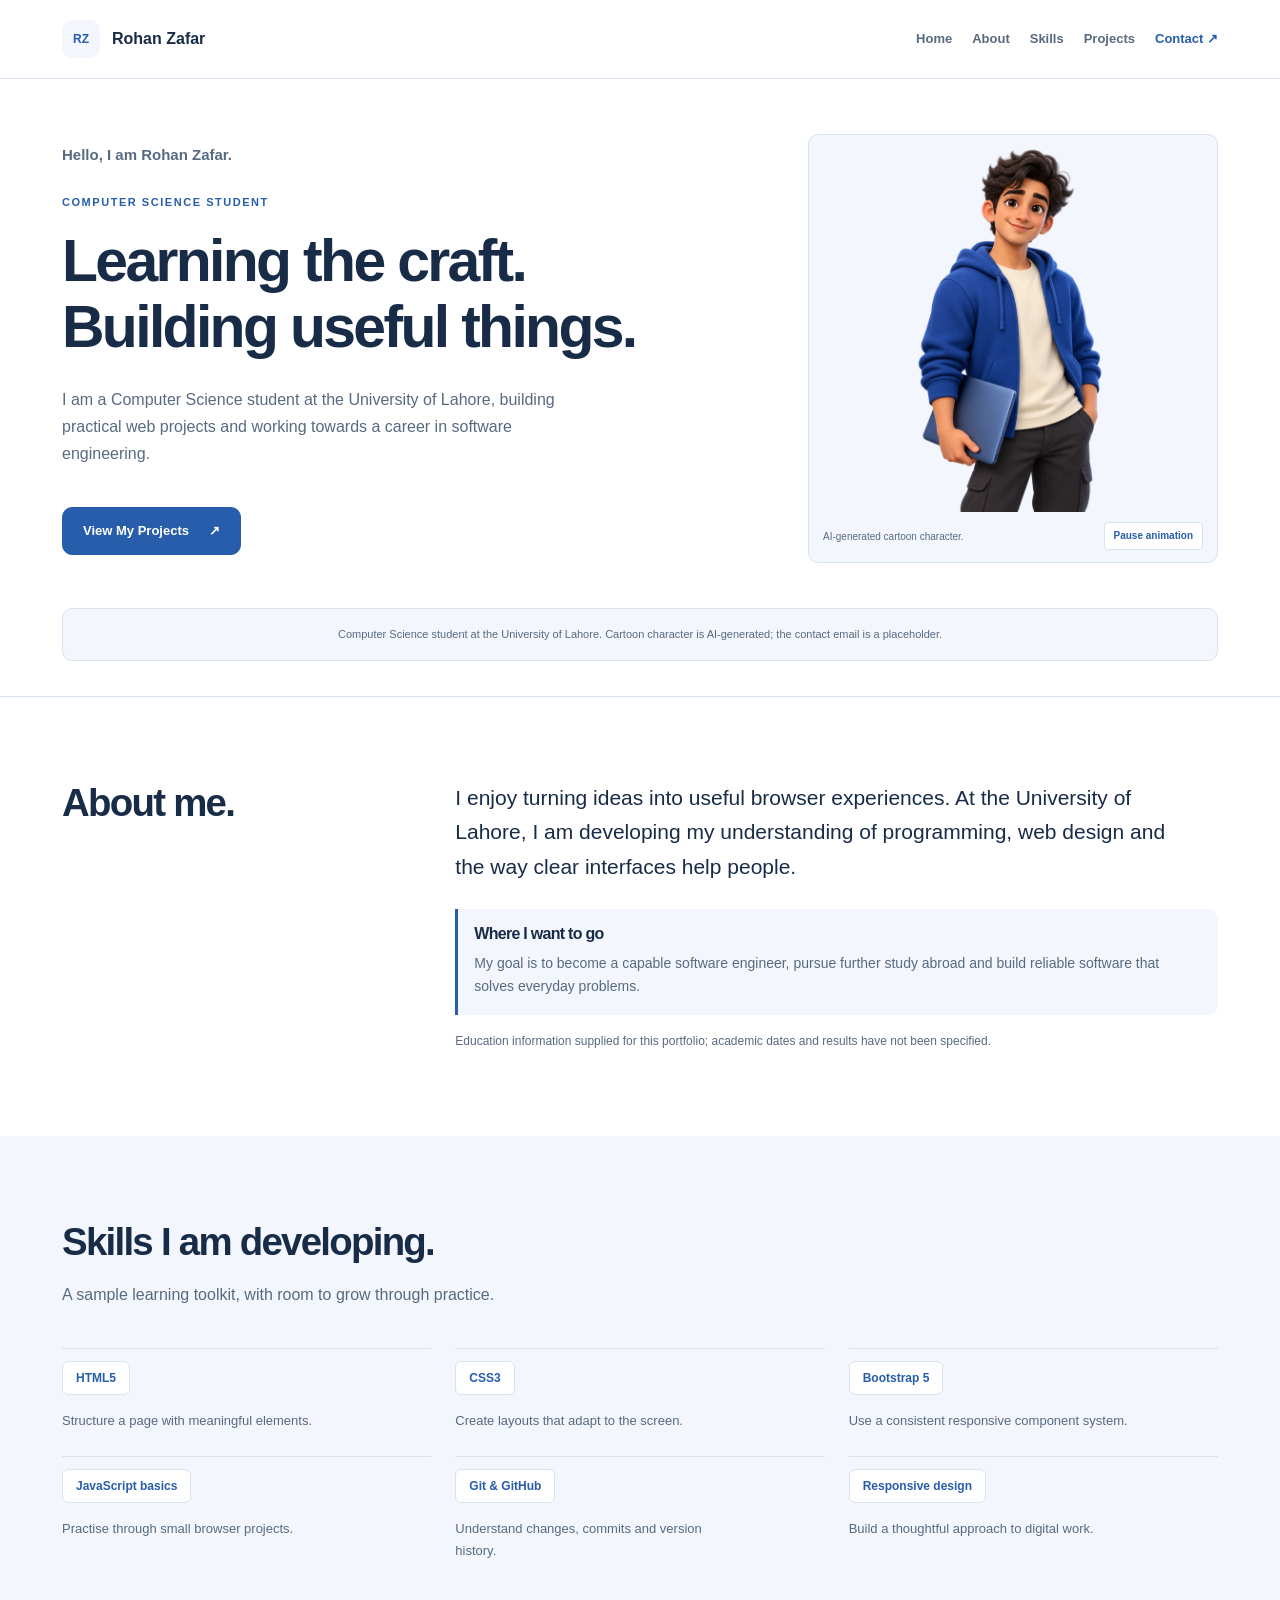
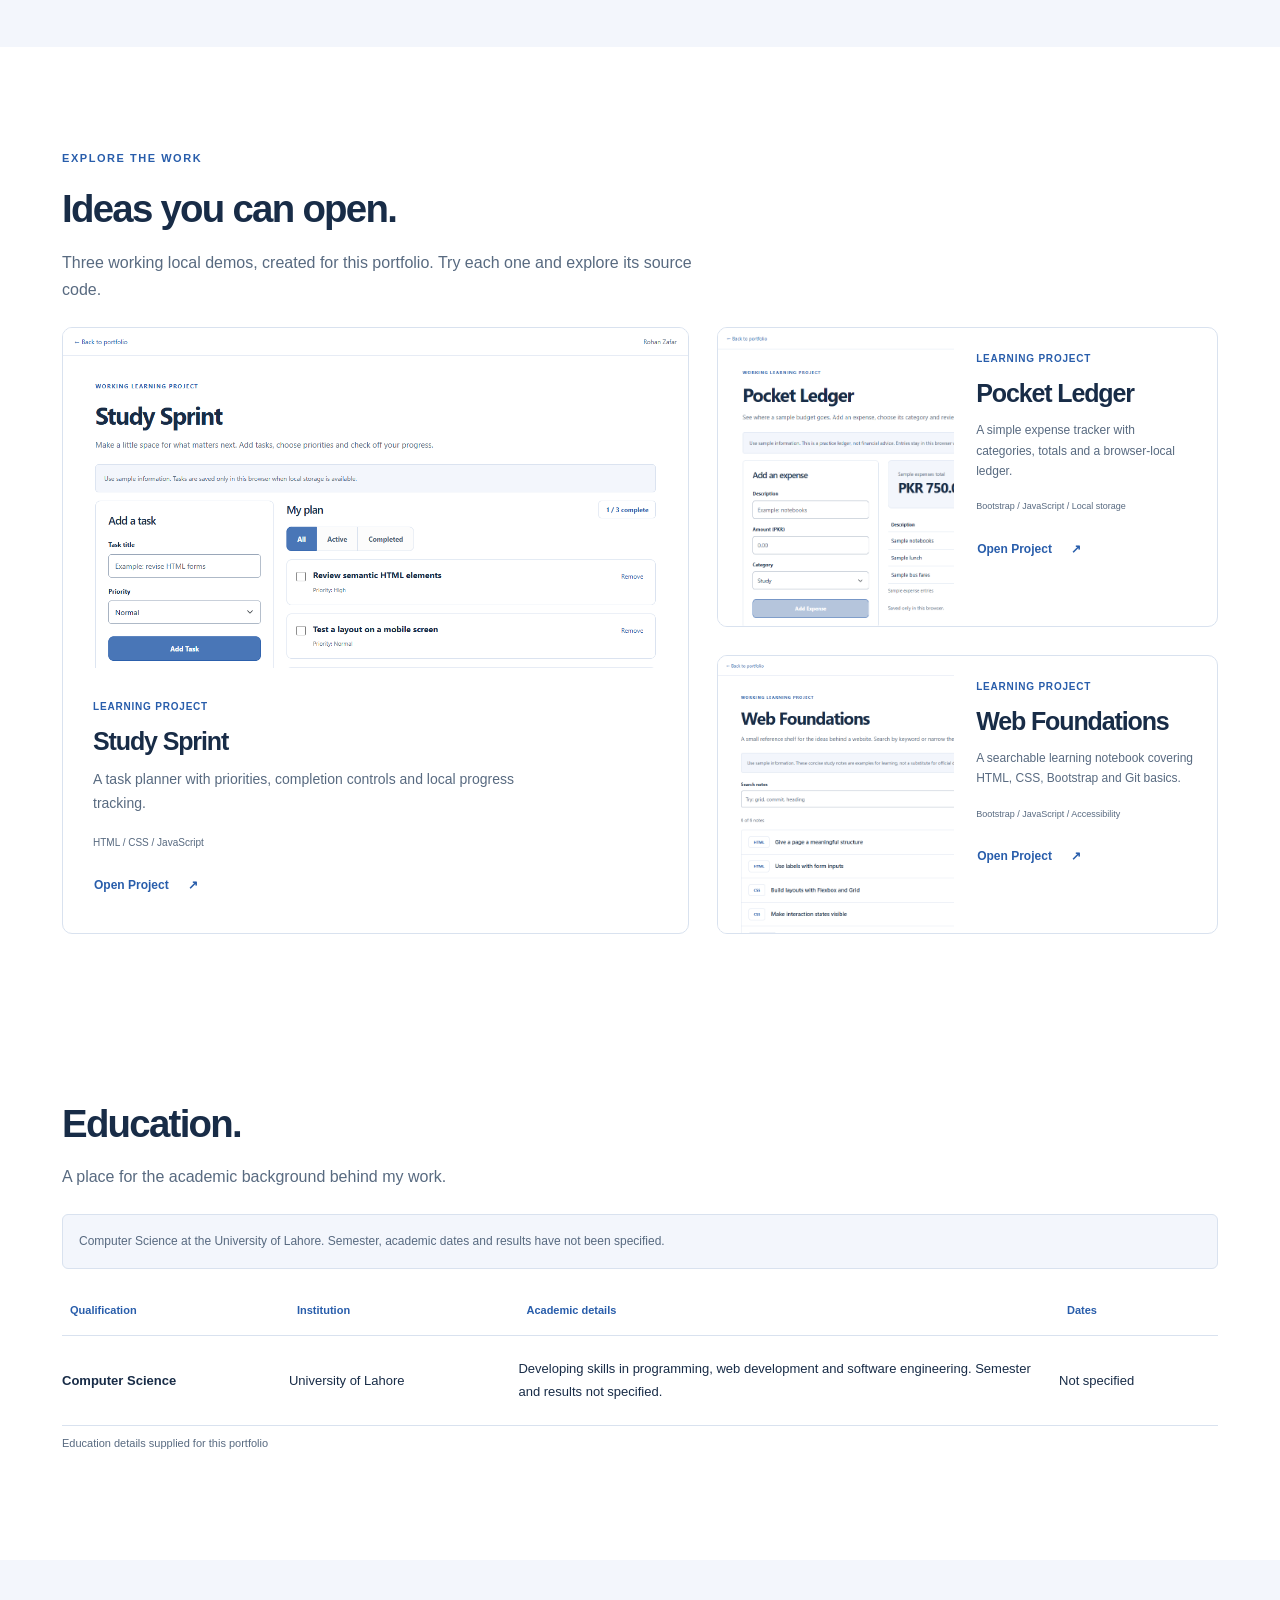
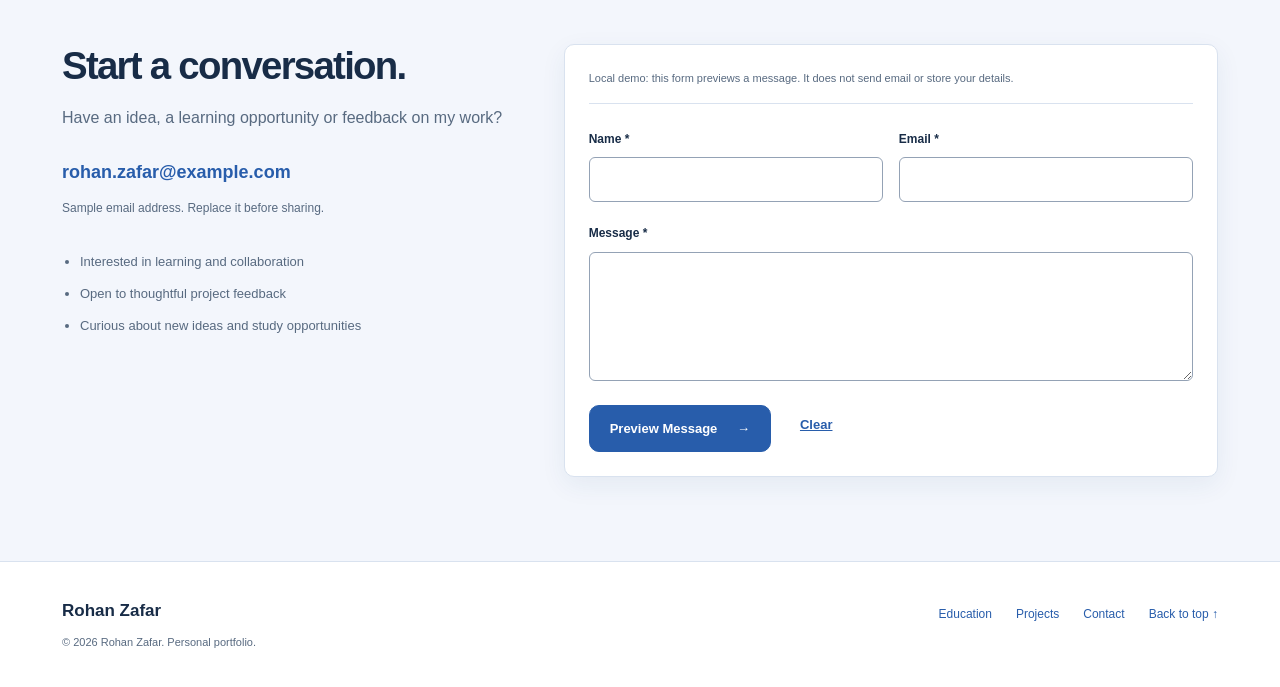
<file: index.html>
<!doctype html>
<html lang="en"><head><meta charset="utf-8"><meta name="viewport" content="width=device-width, initial-scale=1"><meta name="description" content="Rohan Zafar | Personal Portfolio: a local student portfolio and learning project."><title>Rohan Zafar | Personal Portfolio</title>
<link href="https://cdn.jsdelivr.net/npm/bootstrap@5.3.8/dist/css/bootstrap.min.css" rel="stylesheet" integrity="sha384-sRIl4kxILFvY47J16cr9ZwB07vP4J8+LH7qKQnuqkuIAvNWLzeN8tE5YBujZqJLB" crossorigin="anonymous" onerror="this.onerror=null;this.removeAttribute('integrity');this.removeAttribute('crossorigin');this.href='vendor/bootstrap.min.css'">
<link rel="stylesheet" href="style.css"></head><body class="theme-blue"><a class="skip-link" href="#main">Skip to content</a><header class="site-header"><nav class="navbar navbar-expand-lg" aria-label="Main navigation"><div class="container"><a class="navbar-brand" href="#home"><span class="brand-mark">RZ</span>Rohan Zafar</a><button class="navbar-toggler" type="button" data-bs-toggle="collapse" data-bs-target="#portfolio-nav" aria-controls="portfolio-nav" aria-expanded="false" aria-label="Toggle navigation"><span class="navbar-toggler-icon"></span></button><div class="collapse navbar-collapse" id="portfolio-nav"><ul class="navbar-nav ms-auto align-items-lg-center"><li class="nav-item"><a class="nav-link" href="#home">Home</a></li><li class="nav-item"><a class="nav-link" href="#about">About</a></li><li class="nav-item"><a class="nav-link" href="#skills">Skills</a></li><li class="nav-item"><a class="nav-link" href="#projects">Projects</a></li><li class="nav-item"><a class="nav-link contact-nav" href="#contact">Contact <span aria-hidden="true">↗</span></a></li></ul></div></div></nav></header><main id="main"><section class="hero section container" id="home" aria-label="Home"><div class="row align-items-center gy-5"><div class="col-lg-7 hero-copy"><p class="name-intro">Hello, I am Rohan Zafar.</p><p class="eyebrow">Computer Science student</p><h1>Learning the craft.<br>Building useful things.</h1><p class="hero-intro">I am a Computer Science student at the University of Lahore, building practical web projects and working towards a career in software engineering.</p><a class="btn btn-primary mt-4" href="#projects">View My Projects <span aria-hidden="true">↗</span></a></div><div class="col-lg-5"><figure class="portrait-figure "><img src="images/profile.png" class="img-fluid profile-image" alt="AI-generated cute 3D cartoon character for Rohan Zafar; a fictional animated-film-style student avatar" width="900" height="1050" fetchpriority="high"><figcaption><span>AI-generated cartoon character.</span><button class="mascot-toggle" type="button" aria-pressed="false" aria-label="Pause character animation">Pause animation</button></figcaption></figure></div></div></section><div class="container"><div class="alert sample-banner p-3 text-center" role="note">Computer Science student at the University of Lahore. Cartoon character is AI-generated; the contact email is a placeholder.</div></div><section class="section about-section" id="about"><div class="container"><div class="row gy-4"><div class="col-lg-4"><h2>About me.</h2></div><div class="col-lg-8"><p class="about-lead">I enjoy turning ideas into useful browser experiences. At the University of Lahore, I am developing my understanding of programming, web design and the way clear interfaces help people.</p><div class="goals-note mt-4 p-3"><h3>Where I want to go</h3><p>My goal is to become a capable software engineer, pursue further study abroad and build reliable software that solves everyday problems.</p></div><p class="sample-note mt-3">Education information supplied for this portfolio; academic dates and results have not been specified.</p></div></div></div></section><section class="section skills-section" id="skills"><div class="container"><div class="section-heading"><h2>Skills I am developing.</h2><p>A sample learning toolkit, with room to grow through practice.</p></div><div class="row g-4 mt-3"><div class="col-md-6 col-xl-4"><div class="skill-item"><span class="badge skill-badge">HTML5</span><p>Structure a page with meaningful elements.</p></div></div><div class="col-md-6 col-xl-4"><div class="skill-item"><span class="badge skill-badge">CSS3</span><p>Create layouts that adapt to the screen.</p></div></div><div class="col-md-6 col-xl-4"><div class="skill-item"><span class="badge skill-badge">Bootstrap 5</span><p>Use a consistent responsive component system.</p></div></div><div class="col-md-6 col-xl-4"><div class="skill-item"><span class="badge skill-badge">JavaScript basics</span><p>Practise through small browser projects.</p></div></div><div class="col-md-6 col-xl-4"><div class="skill-item"><span class="badge skill-badge">Git &amp; GitHub</span><p>Understand changes, commits and version history.</p></div></div><div class="col-md-6 col-xl-4"><div class="skill-item"><span class="badge skill-badge">Responsive design</span><p>Build a thoughtful approach to digital work.</p></div></div></div></div></section><section class="section container projects-section" id="projects"><div class="section-heading"><p class="eyebrow">Explore the work</p><h2>Ideas you can open.</h2><p>Three working local demos, created for this portfolio. Try each one and explore its source code.</p></div><div class="projects-layout mt-4"><div class="featured-project"><article class="card project-card planner-card"><a class="project-image-link" href="projects/planner/index.html" aria-label="Open Study Sprint demo"><img src="images/project-planner.png" class="card-img-top" alt="Actual screenshot of the Study Sprint working demo" width="1200" height="750" loading="lazy"></a><div class="card-body"><p class="project-type">Learning project</p><h3 class="card-title">Study Sprint</h3><p class="card-text">A task planner with priorities, completion controls and local progress tracking.</p><p class="project-tech">HTML / CSS / JavaScript</p><a class="btn project-link" href="projects/planner/index.html">Open Project <span aria-hidden="true">↗</span></a></div></article></div><div class="supporting-projects"><article class="card project-card budget-card"><a class="project-image-link" href="projects/budget/index.html" aria-label="Open Pocket Ledger demo"><img src="images/project-budget.png" class="card-img-top" alt="Actual screenshot of the Pocket Ledger working demo" width="1200" height="750" loading="lazy"></a><div class="card-body"><p class="project-type">Learning project</p><h3 class="card-title">Pocket Ledger</h3><p class="card-text">A simple expense tracker with categories, totals and a browser-local ledger.</p><p class="project-tech">Bootstrap / JavaScript / Local storage</p><a class="btn project-link" href="projects/budget/index.html">Open Project <span aria-hidden="true">↗</span></a></div></article><article class="card project-card notes-card"><a class="project-image-link" href="projects/notes/index.html" aria-label="Open Web Foundations demo"><img src="images/project-notes.png" class="card-img-top" alt="Actual screenshot of the Web Foundations working demo" width="1200" height="750" loading="lazy"></a><div class="card-body"><p class="project-type">Learning project</p><h3 class="card-title">Web Foundations</h3><p class="card-text">A searchable learning notebook covering HTML, CSS, Bootstrap and Git basics.</p><p class="project-tech">Bootstrap / JavaScript / Accessibility</p><a class="btn project-link" href="projects/notes/index.html">Open Project <span aria-hidden="true">↗</span></a></div></article></div></div></section><section class="section container education-section" id="education"><div class="section-heading"><h2>Education.</h2><p>A place for the academic background behind my work.</p></div><div class="alert education-alert mt-4" role="note">Computer Science at the University of Lahore. Semester, academic dates and results have not been specified.</div><div class="table-responsive"><table class="table align-middle education-table"><caption>Education details supplied for this portfolio</caption><thead><tr><th scope="col">Qualification</th><th scope="col">Institution</th><th scope="col">Academic details</th><th scope="col">Dates</th></tr></thead><tbody><tr><th scope="row">Computer Science</th><td>University of Lahore</td><td>Developing skills in programming, web development and software engineering. Semester and results not specified.</td><td>Not specified</td></tr></tbody></table></div></section><section class="section contact-section" id="contact"><div class="container"><div class="row g-5"><div class="col-lg-5"><h2>Start a conversation.</h2><p class="mt-3">Have an idea, a learning opportunity or feedback on my work?</p><a class="email-link" href="mailto:rohan.zafar@example.com">rohan.zafar@example.com</a><p class="sample-note">Sample email address. Replace it before sharing.</p><ul class="contact-list"><li>Interested in learning and collaboration</li><li>Open to thoughtful project feedback</li><li>Curious about new ideas and study opportunities</li></ul></div><div class="col-lg-7"><form class="contact-form shadow p-4" aria-describedby="form-note" action="#message-preview" method="get"><p class="form-note" id="form-note">Local demo: this form previews a message. It does not send email or store your details.</p><div class="row g-3"><div class="col-md-6"><label class="form-label" for="contact-name">Name *</label><input class="form-control" id="contact-name" type="text" required minlength="2" maxlength="80" autocomplete="name"></div><div class="col-md-6"><label class="form-label" for="contact-email">Email *</label><input class="form-control" id="contact-email" type="email" required autocomplete="email"></div><div class="col-12"><label class="form-label" for="contact-message">Message *</label><textarea class="form-control" id="contact-message" rows="5" required minlength="10" maxlength="2000"></textarea></div><div class="col-12"><button class="btn btn-primary mt-2" type="submit">Preview Message <span aria-hidden="true">→</span></button><button class="btn btn-link ms-2" type="reset">Clear</button></div></div></form><div class="alert message-preview mt-3" id="message-preview" role="status" hidden><h3>Message preview ready.</h3><p>Your message has not been sent. Review the local preview below.</p><pre id="message-text" class="bg-dark text-light p-3 rounded"></pre></div></div></div></div></section></main><footer class="site-footer"><div class="container d-flex flex-column flex-md-row justify-content-between align-items-start gap-3"><div><a class="footer-name" href="#home">Rohan Zafar</a><p>© 2026 Rohan Zafar. Personal portfolio.</p></div><nav class="footer-links d-flex flex-wrap gap-4" aria-label="Footer navigation"><a href="#education">Education</a><a href="#projects">Projects</a><a href="#contact">Contact</a><a href="#home">Back to top ↑</a></nav></div></footer><script src="https://cdn.jsdelivr.net/npm/bootstrap@5.3.8/dist/js/bootstrap.bundle.min.js" integrity="sha384-FKyoEForCGlyvwx9Hj09JcYn3nv7wiPVlz7YYwJrWVcXK/BmnVDxM+D2scQbITxI" crossorigin="anonymous" onerror="this.onerror=null;var fallback=document.createElement('script');fallback.src='vendor/bootstrap.bundle.min.js';document.head.appendChild(fallback)"></script><script src="script.js"></script></body></html>
</file>
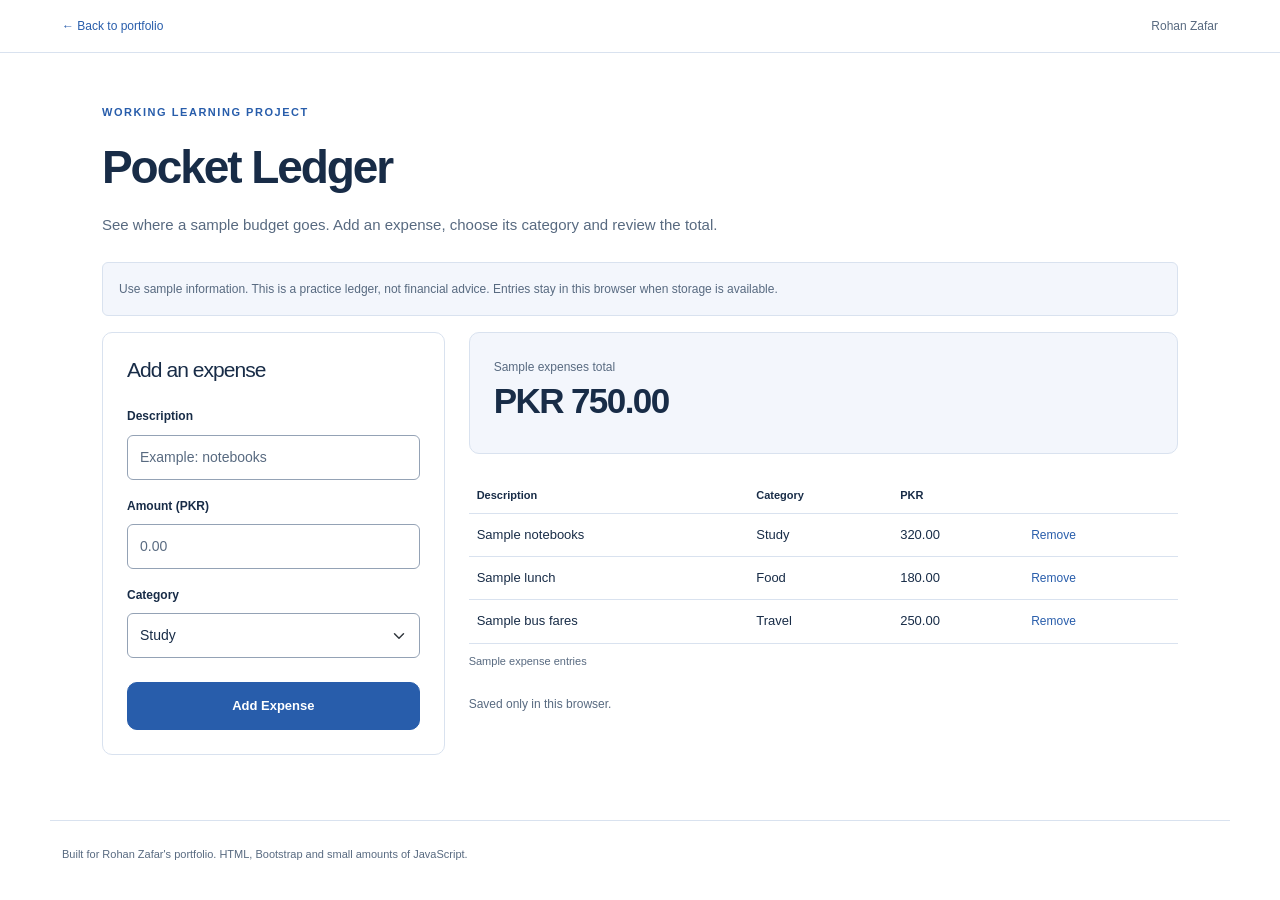
<file: projects/budget/index.html>
<!doctype html>
<html lang="en"><head><meta charset="utf-8"><meta name="viewport" content="width=device-width, initial-scale=1"><meta name="description" content="Pocket Ledger: a local student portfolio and learning project."><title>Pocket Ledger</title>
<link href="https://cdn.jsdelivr.net/npm/bootstrap@5.3.8/dist/css/bootstrap.min.css" rel="stylesheet" integrity="sha384-sRIl4kxILFvY47J16cr9ZwB07vP4J8+LH7qKQnuqkuIAvNWLzeN8tE5YBujZqJLB" crossorigin="anonymous" onerror="this.onerror=null;this.removeAttribute('integrity');this.removeAttribute('crossorigin');this.href='../../vendor/bootstrap.min.css'">
<link rel="stylesheet" href="../../style.css"></head><body class="theme-blue demo-page" data-demo="budget" data-owner="RZ"><header class="demo-header"><div class="container d-flex align-items-center justify-content-between py-3"><a href="../../index.html#projects">← Back to portfolio</a><span>Rohan Zafar</span></div></header><main class="container demo-main"><p class="eyebrow">Working learning project</p><h1>Pocket Ledger</h1><p class="demo-intro">See where a sample budget goes. Add an expense, choose its category and review the total.</p><div class="alert demo-notice mt-4">Use sample information. This is a practice ledger, not financial advice. Entries stay in this browser when storage is available.</div><div class="row g-4"><div class="col-lg-4"><form id="expense-form" class="card p-4"><h2 class="h4">Add an expense</h2><label class="form-label mt-3" for="expense-title">Description</label><input class="form-control" id="expense-title" maxlength="100" required placeholder="Example: notebooks"><label class="form-label mt-3" for="expense-amount">Amount (PKR)</label><input class="form-control" id="expense-amount" type="number" min="0.01" max="1000000" step="0.01" required placeholder="0.00"><label class="form-label mt-3" for="expense-category">Category</label><select class="form-select" id="expense-category"><option>Study</option><option>Food</option><option>Travel</option><option>Other</option></select><button class="btn btn-primary mt-4" type="submit">Add Expense</button></form></div><div class="col-lg-8"><div class="total-panel p-4 mb-4"><p class="mb-1">Sample expenses total</p><h2 id="expense-total" role="status">PKR 0.00</h2></div><div class="table-responsive"><table class="table align-middle"><caption>Sample expense entries</caption><thead><tr><th scope="col">Description</th><th scope="col">Category</th><th scope="col">PKR</th><th scope="col"><span class="visually-hidden">Action</span></th></tr></thead><tbody id="expense-rows"></tbody></table></div><p class="small-note" id="storage-note"></p></div></div></main><footer class="container demo-footer">Built for Rohan Zafar's portfolio. HTML, Bootstrap and small amounts of JavaScript.</footer><script src="https://cdn.jsdelivr.net/npm/bootstrap@5.3.8/dist/js/bootstrap.bundle.min.js" integrity="sha384-FKyoEForCGlyvwx9Hj09JcYn3nv7wiPVlz7YYwJrWVcXK/BmnVDxM+D2scQbITxI" crossorigin="anonymous" onerror="this.onerror=null;var fallback=document.createElement('script');fallback.src='../../vendor/bootstrap.bundle.min.js';document.head.appendChild(fallback)"></script><script src="../../demos.js"></script></body></html>
</file>
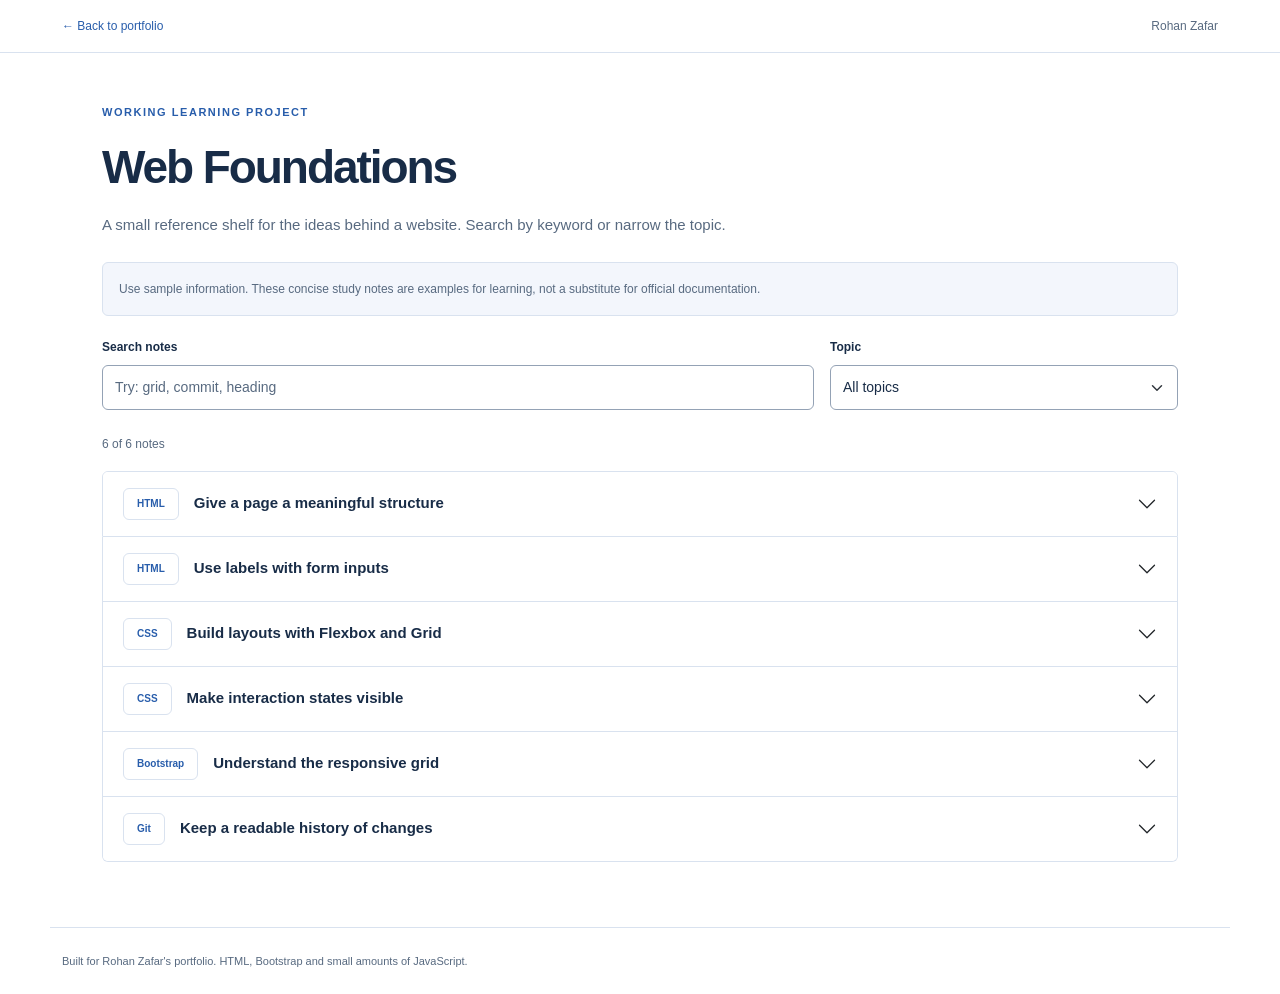
<file: projects/notes/index.html>
<!doctype html>
<html lang="en"><head><meta charset="utf-8"><meta name="viewport" content="width=device-width, initial-scale=1"><meta name="description" content="Web Foundations: a local student portfolio and learning project."><title>Web Foundations</title>
<link href="https://cdn.jsdelivr.net/npm/bootstrap@5.3.8/dist/css/bootstrap.min.css" rel="stylesheet" integrity="sha384-sRIl4kxILFvY47J16cr9ZwB07vP4J8+LH7qKQnuqkuIAvNWLzeN8tE5YBujZqJLB" crossorigin="anonymous" onerror="this.onerror=null;this.removeAttribute('integrity');this.removeAttribute('crossorigin');this.href='../../vendor/bootstrap.min.css'">
<link rel="stylesheet" href="../../style.css"></head><body class="theme-blue demo-page" data-demo="notes" data-owner="RZ"><header class="demo-header"><div class="container d-flex align-items-center justify-content-between py-3"><a href="../../index.html#projects">← Back to portfolio</a><span>Rohan Zafar</span></div></header><main class="container demo-main"><p class="eyebrow">Working learning project</p><h1>Web Foundations</h1><p class="demo-intro">A small reference shelf for the ideas behind a website. Search by keyword or narrow the topic.</p><div class="alert demo-notice mt-4">Use sample information. These concise study notes are examples for learning, not a substitute for official documentation.</div><div class="row g-3 align-items-end mb-4"><div class="col-md-8"><label class="form-label" for="note-search">Search notes</label><input class="form-control" id="note-search" type="search" placeholder="Try: grid, commit, heading"></div><div class="col-md-4"><label class="form-label" for="note-topic">Topic</label><select class="form-select" id="note-topic"><option value="all">All topics</option><option>HTML</option><option>CSS</option><option>Bootstrap</option><option>Git</option></select></div></div><p id="note-count" class="small-note" role="status"></p><div class="accordion" id="note-list"></div><div class="alert demo-notice" id="notes-empty" hidden>No notes match. Try a different keyword or choose All topics.</div></main><footer class="container demo-footer">Built for Rohan Zafar's portfolio. HTML, Bootstrap and small amounts of JavaScript.</footer><script src="https://cdn.jsdelivr.net/npm/bootstrap@5.3.8/dist/js/bootstrap.bundle.min.js" integrity="sha384-FKyoEForCGlyvwx9Hj09JcYn3nv7wiPVlz7YYwJrWVcXK/BmnVDxM+D2scQbITxI" crossorigin="anonymous" onerror="this.onerror=null;var fallback=document.createElement('script');fallback.src='../../vendor/bootstrap.bundle.min.js';document.head.appendChild(fallback)"></script><script src="../../demos.js"></script></body></html>
</file>
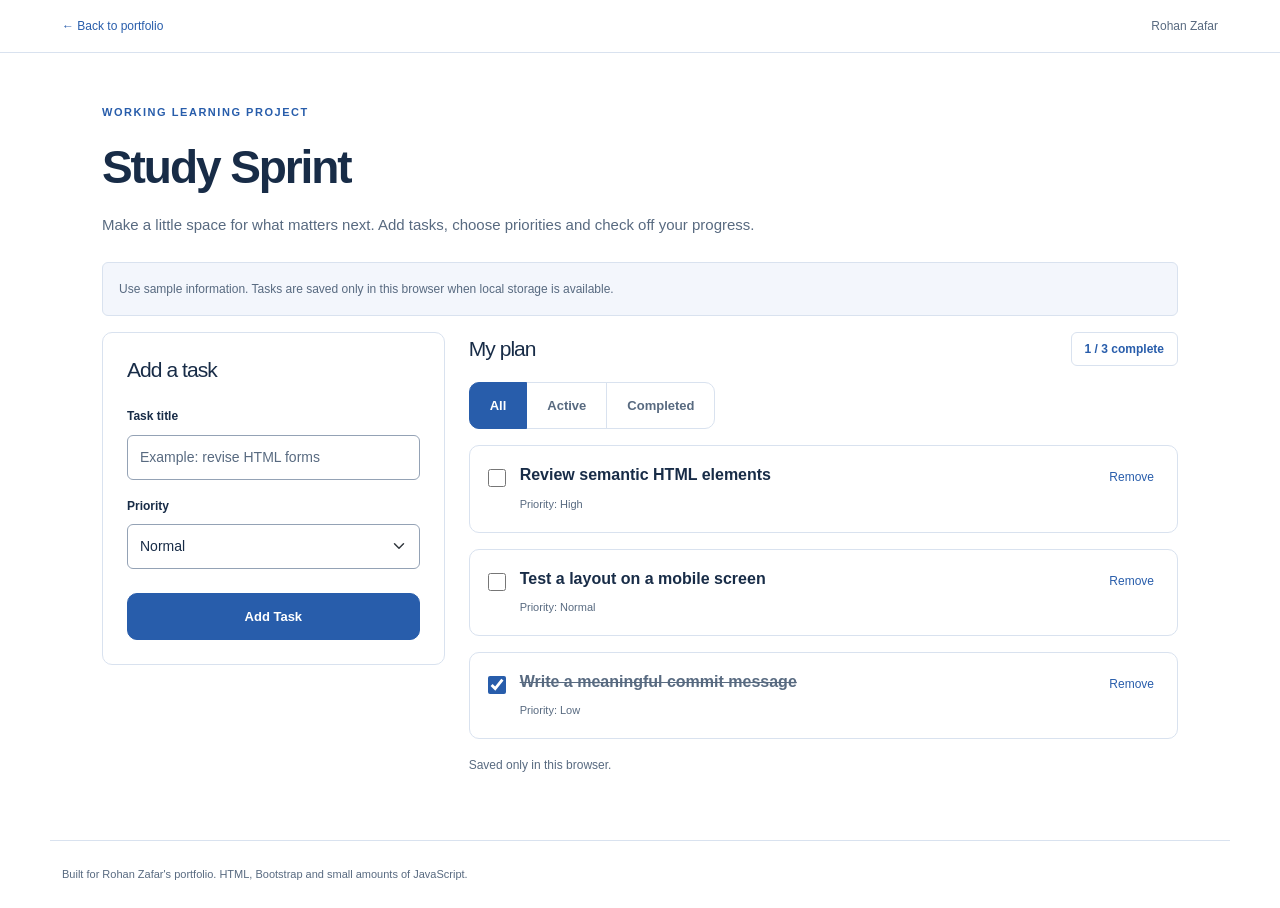
<file: projects/planner/index.html>
<!doctype html>
<html lang="en"><head><meta charset="utf-8"><meta name="viewport" content="width=device-width, initial-scale=1"><meta name="description" content="Study Sprint: a local student portfolio and learning project."><title>Study Sprint</title>
<link href="https://cdn.jsdelivr.net/npm/bootstrap@5.3.8/dist/css/bootstrap.min.css" rel="stylesheet" integrity="sha384-sRIl4kxILFvY47J16cr9ZwB07vP4J8+LH7qKQnuqkuIAvNWLzeN8tE5YBujZqJLB" crossorigin="anonymous" onerror="this.onerror=null;this.removeAttribute('integrity');this.removeAttribute('crossorigin');this.href='../../vendor/bootstrap.min.css'">
<link rel="stylesheet" href="../../style.css"></head><body class="theme-blue demo-page" data-demo="planner" data-owner="RZ"><header class="demo-header"><div class="container d-flex align-items-center justify-content-between py-3"><a href="../../index.html#projects">← Back to portfolio</a><span>Rohan Zafar</span></div></header><main class="container demo-main"><p class="eyebrow">Working learning project</p><h1>Study Sprint</h1><p class="demo-intro">Make a little space for what matters next. Add tasks, choose priorities and check off your progress.</p><div class="alert demo-notice mt-4">Use sample information. Tasks are saved only in this browser when local storage is available.</div><div class="row g-4"><div class="col-lg-4"><form id="task-form" class="card p-4"><h2 class="h4">Add a task</h2><label class="form-label mt-3" for="task-title">Task title</label><input class="form-control" id="task-title" maxlength="120" required placeholder="Example: revise HTML forms"><label class="form-label mt-3" for="task-priority">Priority</label><select class="form-select" id="task-priority"><option>Normal</option><option>High</option><option>Low</option></select><button class="btn btn-primary mt-4" type="submit">Add Task</button></form></div><div class="col-lg-8"><div class="d-flex justify-content-between align-items-center gap-3 mb-3"><h2 class="h4 mb-0">My plan</h2><span class="badge skill-badge" id="task-count" role="status"></span></div><div class="btn-group mb-3" role="group" aria-label="Task filter"><button class="btn btn-outline-secondary active" data-filter="all" aria-pressed="true">All</button><button class="btn btn-outline-secondary" data-filter="active" aria-pressed="false">Active</button><button class="btn btn-outline-secondary" data-filter="completed" aria-pressed="false">Completed</button></div><div id="task-list" class="d-grid gap-3"></div><p class="small-note mt-3" id="storage-note"></p></div></div></main><footer class="container demo-footer">Built for Rohan Zafar's portfolio. HTML, Bootstrap and small amounts of JavaScript.</footer><script src="https://cdn.jsdelivr.net/npm/bootstrap@5.3.8/dist/js/bootstrap.bundle.min.js" integrity="sha384-FKyoEForCGlyvwx9Hj09JcYn3nv7wiPVlz7YYwJrWVcXK/BmnVDxM+D2scQbITxI" crossorigin="anonymous" onerror="this.onerror=null;var fallback=document.createElement('script');fallback.src='../../vendor/bootstrap.bundle.min.js';document.head.appendChild(fallback)"></script><script src="../../demos.js"></script></body></html>
</file>
<file: style.css>
:root{--accent:#285dab;--accent-hover:#214d8e;--paper:#fff;--surface:#f3f6fc;--ink:#182c47;--muted:#586a80;--line:#d9e2ef;--radius:10px;--shadow-tint:35,70,120}
*{box-sizing:border-box}html{scroll-behavior:smooth;scroll-padding-top:92px}body{background:var(--paper);color:var(--ink);font:16px/1.7 "Segoe UI",Arial,sans-serif}a{color:var(--accent);text-decoration:none}a:hover{color:var(--accent-hover)}h1,h2,h3,h4{color:var(--ink);letter-spacing:-.045em;line-height:1.13}h1{font-size:clamp(42px,4.6vw,64px);font-weight:650}h2{font-size:clamp(30px,3vw,43px);font-weight:650}h3{font-size:22px;font-weight:650}p{color:var(--muted)}p:last-child{margin-bottom:0}figure{margin:0}img{max-width:100%}.container{max-width:1180px}.section{padding-block:84px}.section-heading{max-width:670px}.section-heading>p{margin-top:18px}.eyebrow{font-size:11px;font-weight:700;letter-spacing:.14em;text-transform:uppercase;color:var(--accent);margin-bottom:20px}.sample-note,.small-note{font-size:12px;color:var(--muted)}.skip-link{position:fixed;top:-90px;left:15px;z-index:100;background:var(--paper);padding:12px}.skip-link:focus{top:10px}a:focus-visible,button:focus-visible,input:focus-visible,select:focus-visible,textarea:focus-visible{outline:3px solid var(--accent);outline-offset:4px}.site-header{position:sticky;top:0;z-index:50;background:var(--paper);border-bottom:1px solid var(--line)}.navbar{min-height:78px;padding-block:12px}.navbar-brand{font-size:16px;font-weight:700;color:var(--ink);display:flex;align-items:center;gap:12px;white-space:normal}.navbar-brand:hover{color:var(--accent)}.brand-mark{display:grid;place-items:center;flex-shrink:0;width:38px;height:38px;border-radius:var(--radius);background:var(--surface);color:var(--accent);font-size:12px;letter-spacing:0}.navbar-nav{gap:20px}.navbar .nav-link{font-size:13px;font-weight:600;color:var(--muted);padding-inline:0!important;position:relative}.navbar .nav-link:hover{color:var(--accent)}.navbar .nav-link::after{content:"";height:2px;position:absolute;bottom:3px;left:0;width:100%;background:var(--accent);transform:scaleX(0);transform-origin:left;transition:transform .25s}.navbar .nav-link:hover::after{transform:scaleX(1)}.contact-nav{color:var(--accent)!important}.navbar-toggler{border-color:var(--line);padding:7px 9px}.btn{font-size:13px;font-weight:650;padding:13px 20px;border-radius:var(--radius);transition:transform .25s,background .25s,box-shadow .25s}.btn-primary{--bs-btn-bg:var(--accent);--bs-btn-border-color:var(--accent);--bs-btn-hover-bg:var(--accent-hover);--bs-btn-hover-border-color:var(--accent-hover);--bs-btn-active-bg:var(--accent-hover);--bs-btn-active-border-color:var(--accent-hover);--bs-btn-color:#fff;--bs-btn-hover-color:#fff;--bs-btn-active-color:#fff}.btn-primary:hover{transform:translateY(-3px);box-shadow:0 8px 20px rgba(var(--shadow-tint),.14)}.btn span{display:inline-block;margin-left:16px;transition:transform .3s}.btn:hover span{transform:rotate(45deg)}.btn-link{color:var(--accent)}.btn-outline-secondary{color:var(--muted);border-color:var(--line);--bs-btn-active-bg:var(--accent);--bs-btn-active-border-color:var(--accent)}.btn-outline-secondary:hover{background:var(--surface);color:var(--ink);border-color:var(--line)}.hero{padding-top:55px;padding-bottom:45px}.name-intro{font-size:15px;font-weight:600;margin-bottom:25px}.hero-intro{font-size:16px;max-width:520px;margin-top:25px}.hero .eyebrow{margin-bottom:16px}.portrait-figure{position:relative;padding:12px;background:var(--surface);border:1px solid var(--line);border-radius:var(--radius);max-width:410px;margin-left:auto}.profile-image{width:100%;height:365px;object-fit:cover;object-position:center 35%;border-radius:5px}.portrait-figure figcaption{font-size:10px;color:var(--muted);padding:10px 2px 0}.sample-banner{background:var(--surface);color:var(--muted);border:1px solid var(--line);border-radius:var(--radius);font-size:11px;margin-bottom:0}.about-section{margin-top:35px;border-top:1px solid var(--line)}.about-lead{font-size:21px;line-height:1.65;max-width:720px;color:var(--ink)}.goals-note{background:var(--surface);border-left:3px solid var(--accent);border-radius:0 var(--radius) var(--radius) 0}.goals-note h3{font-size:16px;margin-bottom:9px}.goals-note p{font-size:14px}.skills-section{background:var(--surface)}.skill-item{height:100%;padding-top:12px;border-top:1px solid var(--line)}.skill-badge{background:var(--paper);border:1px solid var(--line);color:var(--accent);font-size:12px;font-weight:650;white-space:normal;text-align:left;padding:10px 13px;border-radius:6px}.skill-item p{font-size:13px;margin-top:15px;max-width:290px}.projects-layout{display:grid;grid-template-columns:1.25fr 1fr;gap:28px}.supporting-projects{display:grid;gap:28px}.card{background:var(--paper);color:var(--ink);border-color:var(--line);border-radius:var(--radius)}.project-card{height:100%;overflow:hidden;transition:transform .3s,box-shadow .3s}.project-card:hover{transform:translateY(-5px);box-shadow:0 15px 32px rgba(var(--shadow-tint),.10)}.project-image-link{display:block;background:var(--surface);overflow:hidden}.project-card .card-img-top{height:220px;object-fit:cover;object-position:top;border-radius:0;transition:transform .5s}.project-card:hover .card-img-top{transform:scale(1.025)}.project-card .card-body{padding:25px}.project-type{font-size:10px;font-weight:700;letter-spacing:.08em;text-transform:uppercase;color:var(--accent);margin-bottom:12px}.project-card h3{font-size:25px}.project-card .card-text{font-size:14px;margin-top:13px;max-width:470px}.project-tech{font-size:10px;color:var(--muted);margin-top:18px}.project-link{padding:8px 0;color:var(--accent);font-size:12px}.project-link:hover{color:var(--accent-hover)}.supporting-projects .project-card{display:grid;grid-template-columns:.9fr 1fr}.supporting-projects .card-img-top{height:100%;min-height:240px;object-position:top left}.supporting-projects .card-body{padding:22px}.supporting-projects .card-text{font-size:12px}.supporting-projects .project-tech{font-size:9px}.featured-project .card-img-top{height:340px}.featured-project .card-body{padding:30px}.education-alert{font-size:12px;background:var(--surface);border:1px solid var(--line);color:var(--muted)}.education-table{--bs-table-bg:transparent;--bs-table-color:var(--ink);--bs-table-border-color:var(--line);min-width:680px;font-size:13px}.education-table th{font-weight:650}.education-table thead th{font-size:11px;padding-block:16px;color:var(--accent)}.education-table td,.education-table tbody th{padding:22px 16px 22px 0;max-width:310px}.education-table caption{font-size:11px;color:var(--muted)}.sample-inline{font-size:11px;color:var(--muted);font-weight:400}.contact-section{background:var(--surface)}.email-link{display:inline-block;font-size:18px;font-weight:650;margin:10px 0;overflow-wrap:anywhere}.contact-list{padding-left:18px;font-size:13px;color:var(--muted);margin-top:28px}.contact-list li{padding-block:5px}.contact-form{background:var(--paper);border:1px solid var(--line);border-radius:var(--radius);box-shadow:0 8px 26px rgba(var(--shadow-tint),.07)!important}.form-note{font-size:11px;padding-bottom:15px;border-bottom:1px solid var(--line);margin-bottom:20px}.form-label{font-size:12px;font-weight:650;color:var(--ink)}.form-control,.form-select{background-color:var(--paper);border-color:#94a2b5;color:var(--ink);font-size:14px;border-radius:6px;padding:11px 12px}.form-control:focus,.form-select:focus{background-color:var(--paper);color:var(--ink);border-color:var(--accent);box-shadow:0 0 0 3px rgba(var(--shadow-tint),.13)}.form-control::placeholder{color:var(--muted);opacity:1}textarea{resize:vertical}.message-preview{background:var(--paper);border:1px solid var(--line);color:var(--ink)}.message-preview h3{font-size:20px}.message-preview p{font-size:13px}.message-preview pre{white-space:pre-wrap;overflow-wrap:anywhere;font-size:12px}.site-footer{padding-block:35px;border-top:1px solid var(--line)}.footer-name{font-size:17px;font-weight:700;color:var(--ink)}.site-footer p{font-size:11px;margin-top:7px}.footer-links{font-size:12px;padding-top:7px}.theme-green{--accent:#245f4b;--accent-hover:#194735;--paper:#fffefb;--surface:#eef3ed;--ink:#203a30;--muted:#596c61;--line:#d7dfd6;--radius:4px;--shadow-tint:35,85,63}.theme-green .hero{padding-top:40px}.theme-green .portrait-figure{margin-left:0;border:0;padding:0;background:transparent;max-width:410px}.theme-green .profile-image{height:420px;border-radius:4px 50px 4px 4px}.theme-green .hero h1{font-size:clamp(40px,4.3vw,59px)}.theme-green .brand-mark{border-radius:50%;background:var(--accent);color:#fff}.theme-green .name-intro{font-size:13px}.theme-green .about-section{border:0}.theme-green .about-lead{font-size:23px}.theme-green .goals-note{border:0;padding:22px!important}.theme-green .projects-layout{display:block}.theme-green .project-card{display:grid;grid-template-columns:1.15fr 1fr;margin-bottom:30px;border:0;background:var(--surface)}.theme-green .project-card:nth-child(2){grid-template-columns:1fr 1.15fr}.theme-green .project-card:nth-child(2) .project-image-link{order:2}.theme-green .project-card .card-img-top{height:320px;object-position:top}.theme-green .project-card .card-body{padding:35px;align-self:center}.theme-green .skills-section{background:var(--paper);border-block:1px solid var(--line)}.theme-green .skill-badge{background:var(--surface);border:0}.theme-green .skill-item{border:0}.theme-green .education-section{background:var(--surface);max-width:none;padding-inline:max(24px,calc((100% - 1156px)/2))}.theme-green .education-alert{background:var(--paper)}.theme-green .contact-section{margin-top:50px}.theme-amber{--accent:#e9b95d;--accent-hover:#f7cd81;--paper:#1c232c;--surface:#252f3b;--ink:#f0f2f5;--muted:#b8c2cf;--line:#3c4756;--radius:8px;--shadow-tint:6,14,23;color-scheme:dark}.theme-amber .navbar-toggler-icon{filter:invert(1)}.theme-amber .hero{padding-top:25px}.theme-amber .hero-name{border-bottom:1px solid var(--line);padding-bottom:22px;margin-bottom:30px;display:flex;align-items:flex-end;justify-content:space-between;gap:30px}.theme-amber .hero-name h1{font-size:clamp(56px,7.5vw,100px);line-height:1.02;margin:0}.theme-amber .hero-role{font-size:12px;color:var(--accent);margin:0 0 8px}.theme-amber .name-period{color:var(--accent)}.theme-amber .hero-copy h2{font-size:clamp(34px,3.7vw,48px)}.theme-amber .hero .profile-image{height:260px;object-position:center 33%;border-radius:4px}.theme-amber .portrait-figure{padding:8px;max-width:390px}.theme-amber .hero-intro{font-size:14px;max-width:470px}.theme-amber .btn-primary{--bs-btn-color:#202a35;--bs-btn-hover-color:#202a35;--bs-btn-active-color:#202a35}.theme-amber .project-card{background:var(--surface)}.theme-amber .projects-layout{display:block}.theme-amber .project-wide .project-card{display:grid;grid-template-columns:1.4fr 1fr}.theme-amber .project-wide .card-img-top{height:360px}.theme-amber .project-wide .card-body{padding:40px;align-self:center}.theme-amber .project-pair{display:grid;grid-template-columns:1fr 1fr;gap:28px;margin-top:28px}.theme-amber .project-pair .card-img-top{height:250px}.theme-amber .about-section{background:var(--surface);border:0;margin-top:0}.theme-amber .goals-note{background:var(--paper)}.theme-amber .skills-section{background:var(--paper)}.theme-amber .education-section{border-top:1px solid var(--line)}.theme-amber .education-alert{background:var(--surface)}.theme-amber .form-control,.theme-amber .form-select{border-color:#6f7e91}.theme-amber .form-select{--bs-form-select-bg-img:url("data:image/svg+xml,%3csvg xmlns='http://www.w3.org/2000/svg' viewBox='0 0 16 16'%3e%3cpath fill='none' stroke='%23b8c2cf' stroke-linecap='round' stroke-linejoin='round' stroke-width='2' d='m2 5 6 6 6-6'/%3e%3c/svg%3e")}.demo-header{border-bottom:1px solid var(--line);background:var(--paper);font-size:12px}.demo-header span{color:var(--muted)}.demo-main{padding-block:50px 65px;max-width:1100px}.demo-main>h1{font-size:46px}.demo-intro{max-width:680px;margin-top:18px;font-size:15px}.demo-notice{background:var(--surface);border:1px solid var(--line);color:var(--muted);font-size:12px}.demo-main .card{box-shadow:none}.demo-main .h4{font-size:21px}.task-row{background:var(--paper);border:1px solid var(--line);border-radius:var(--radius);padding:18px;display:flex;align-items:flex-start;gap:14px}.task-row .task-details{flex:1;min-width:0}.task-row input[type=checkbox]{margin-top:5px;width:18px;height:18px;accent-color:var(--accent);flex-shrink:0}.task-row h3{font-size:16px;letter-spacing:0;line-height:1.4;overflow-wrap:anywhere}.task-row p{font-size:11px;margin-top:5px}.task-row.is-done h3{text-decoration:line-through;color:var(--muted)}.remove-button{background:transparent;border:0;color:var(--accent);font-size:12px;padding:3px 5px;flex-shrink:0}.remove-button:hover{text-decoration:underline}.total-panel{background:var(--surface);border:1px solid var(--line);border-radius:var(--radius)}.total-panel p{font-size:12px}.total-panel h2{font-size:35px}.demo-main .table{--bs-table-bg:transparent;--bs-table-color:var(--ink);--bs-table-border-color:var(--line);font-size:13px;min-width:430px}.demo-main .table th{font-size:11px}.demo-main .table caption{font-size:11px;color:var(--muted)}.demo-main .table td{overflow-wrap:anywhere;max-width:220px}.demo-footer{border-top:1px solid var(--line);padding-block:24px;font-size:11px;color:var(--muted)}.accordion{--bs-accordion-bg:var(--paper);--bs-accordion-color:var(--ink);--bs-accordion-border-color:var(--line);--bs-accordion-btn-color:var(--ink);--bs-accordion-active-color:var(--accent);--bs-accordion-active-bg:var(--surface);--bs-accordion-btn-focus-box-shadow:0 0 0 3px rgba(var(--shadow-tint),.13)}.accordion-button{font-size:15px;font-weight:600;line-height:1.5}.accordion-body{color:var(--muted);font-size:14px}.accordion-button .badge{margin-right:15px;font-size:10px}.accordion-button::after{flex-shrink:0}.theme-amber .accordion-button::after{filter:brightness(0) invert(1)}.empty-state{padding:24px;background:var(--surface);border:1px dashed var(--line);border-radius:var(--radius);font-size:14px;color:var(--muted)}
@media(max-width:1199px){.container{max-width:100%;padding-inline:30px}.hero h1{font-size:52px}.supporting-projects .project-card{display:block}.supporting-projects .card-img-top{height:190px;min-height:0}.featured-project .card-img-top{height:280px}.theme-amber .hero-name h1{font-size:80px}.theme-amber .hero-name{gap:18px}.theme-amber .hero-role{max-width:160px}}
@media(max-width:991px){.navbar-nav{padding-top:18px;padding-bottom:12px;gap:2px;align-items:flex-start!important}.navbar .nav-link{padding-block:9px;display:inline-block}.navbar .nav-link::after{bottom:0}.hero{padding-top:40px}.hero-copy{order:0}.hero .portrait-figure{max-width:460px;margin:0 auto}.profile-image{height:390px}.section{padding-block:60px}.hero h1{font-size:58px}.hero-intro{max-width:600px}.hero .row{--bs-gutter-y:2rem!important}.theme-green .hero .row>div:first-child{order:2}.theme-green .hero h1{font-size:54px}.theme-green .profile-image{height:380px}.theme-green .hero .portrait-figure{max-width:480px}.theme-amber .hero-name h1{font-size:75px}.theme-amber .hero-copy h2{font-size:44px}.theme-amber .hero .portrait-figure{max-width:500px;margin:0}.theme-amber .hero .profile-image{height:300px}.projects-layout{grid-template-columns:1fr}.supporting-projects{grid-template-columns:1fr 1fr;gap:22px}.supporting-projects .card-img-top{height:220px}.featured-project .card-img-top{height:360px}.theme-green .project-card .card-body{padding:25px}.theme-green .project-card .card-img-top{height:330px}.theme-amber .project-wide .project-card{grid-template-columns:1.1fr 1fr}.theme-amber .project-wide .card-body{padding:28px}.about-lead{font-size:20px}.theme-green .about-lead{font-size:20px}.demo-main{padding-block:40px}.demo-main>h1{font-size:40px}}
@media(max-width:767px){html{scroll-padding-top:88px}.container{padding-inline:20px}.section{padding-block:48px}.navbar{min-height:70px}.navbar-brand{font-size:14px;gap:9px}.brand-mark{width:34px;height:34px;font-size:11px}.hero{padding-top:32px;padding-bottom:35px}.hero h1,.theme-green .hero h1{font-size:clamp(38px,7.9vw,54px);line-height:1.12}.hero .eyebrow{font-size:10px;letter-spacing:.10em}.name-intro{font-size:13px;margin-bottom:18px}.hero-intro{font-size:14px;margin-top:20px}.btn{font-size:12px;padding:12px 16px}.hero .portrait-figure{max-width:100%;width:100%}.profile-image{height:330px}.portrait-figure figcaption{font-size:10px}.sample-banner{font-size:10px}.about-section{margin-top:22px}.about-lead{font-size:18px}.goals-note p{font-size:13px}.skills-section .row{--bs-gutter-y:1.1rem}.skill-item{padding-top:10px}.skill-item p{font-size:12px;margin-top:12px}.skill-badge{font-size:11px;padding:9px 12px}.projects-layout{gap:22px}.supporting-projects{grid-template-columns:1fr}.project-card .card-body,.featured-project .card-body,.supporting-projects .card-body{padding:23px}.project-card .card-img-top,.featured-project .card-img-top,.supporting-projects .card-img-top{height:250px}.project-card .card-text{font-size:13px}.project-card h3{font-size:24px}.project-tech{font-size:10px}.supporting-projects .card-text{font-size:13px}.theme-green .hero{padding-top:30px}.theme-green .profile-image{height:350px;border-top-right-radius:35px}.theme-green .education-section{padding-inline:20px}.theme-green .project-card,.theme-green .project-card:nth-child(2){display:block;margin-bottom:23px}.theme-green .project-card:nth-child(2) .project-image-link{order:0}.theme-green .project-card .card-img-top{height:250px}.theme-green .project-card .card-body{padding:25px}.theme-green .contact-section{margin-top:15px}.theme-amber .hero{padding-top:25px}.theme-amber .hero-name{display:block;padding-bottom:20px;margin-bottom:25px}.theme-amber .hero-name h1{font-size:clamp(52px,11vw,76px)}.theme-amber .hero-role{max-width:none;font-size:12px;margin-top:14px}.theme-amber .hero-copy h2{font-size:36px}.theme-amber .hero .profile-image{height:280px}.theme-amber .project-wide .project-card{display:block}.theme-amber .project-wide .card-img-top,.theme-amber .project-pair .card-img-top{height:250px}.theme-amber .project-wide .card-body{padding:25px}.theme-amber .project-pair{grid-template-columns:1fr;gap:22px;margin-top:22px}.contact-form{padding:23px!important}.email-link{font-size:16px}.site-footer{padding-block:28px}.footer-links{font-size:11px;gap:22px!important}.form-control,.form-select{font-size:14px}.education-alert{font-size:11px}.education-table{font-size:12px;min-width:620px}.demo-header{font-size:10px}.demo-main{padding-block:30px}.demo-main>h1{font-size:36px}.demo-intro{font-size:14px}.demo-notice{font-size:11px}.demo-main .btn-group .btn{font-size:11px;padding:10px 13px}.task-row{padding:15px;gap:10px}.task-row h3{font-size:14px}.remove-button{font-size:11px}.total-panel h2{font-size:29px}.accordion-button{font-size:13px}.accordion-body{font-size:13px}.accordion-button .badge{margin-right:10px}.demo-header span{max-width:150px;text-align:right}.demo-main .row{--bs-gutter-y:1.2rem}.message-preview pre{font-size:11px}}
@media(prefers-reduced-motion:reduce){html{scroll-behavior:auto}*,*::before,*::after{animation:none!important;transition:none!important}.btn-primary:hover,.btn:hover span,.project-card:hover,.project-card:hover .card-img-top{transform:none}}

@media(max-width:767px){.contact-section .row.g-5{--bs-gutter-x:24px}}

/* Cute 3D cartoon characters: a real CSS animation with a keyboard-accessible pause control. */
.portrait-figure .profile-image,.theme-green .portrait-figure .profile-image,.theme-amber .hero .portrait-figure .profile-image{object-fit:contain;object-position:center;background:transparent;border-radius:0;transform-origin:50% 85%;animation:character-float 4.2s ease-in-out infinite}
.theme-green .portrait-figure{background:var(--surface);padding:12px;border-radius:var(--radius)}
.portrait-figure figcaption{display:flex;justify-content:space-between;gap:10px;align-items:center;flex-wrap:wrap}
.mascot-toggle{border:1px solid var(--line);background:var(--paper);color:var(--accent);font:600 10px/1.4 "Segoe UI",Arial,sans-serif;padding:6px 9px;border-radius:4px;cursor:pointer}
.mascot-toggle:hover{background:var(--surface)}
.mascot-paused .profile-image{animation-play-state:paused!important}
@keyframes character-float{0%,100%{transform:translateY(0) rotate(-1.2deg)}50%{transform:translateY(-8px) rotate(1.2deg)}}
@media(prefers-reduced-motion:reduce){.portrait-figure .profile-image{animation:none!important}.mascot-toggle{display:none}}
</file>
